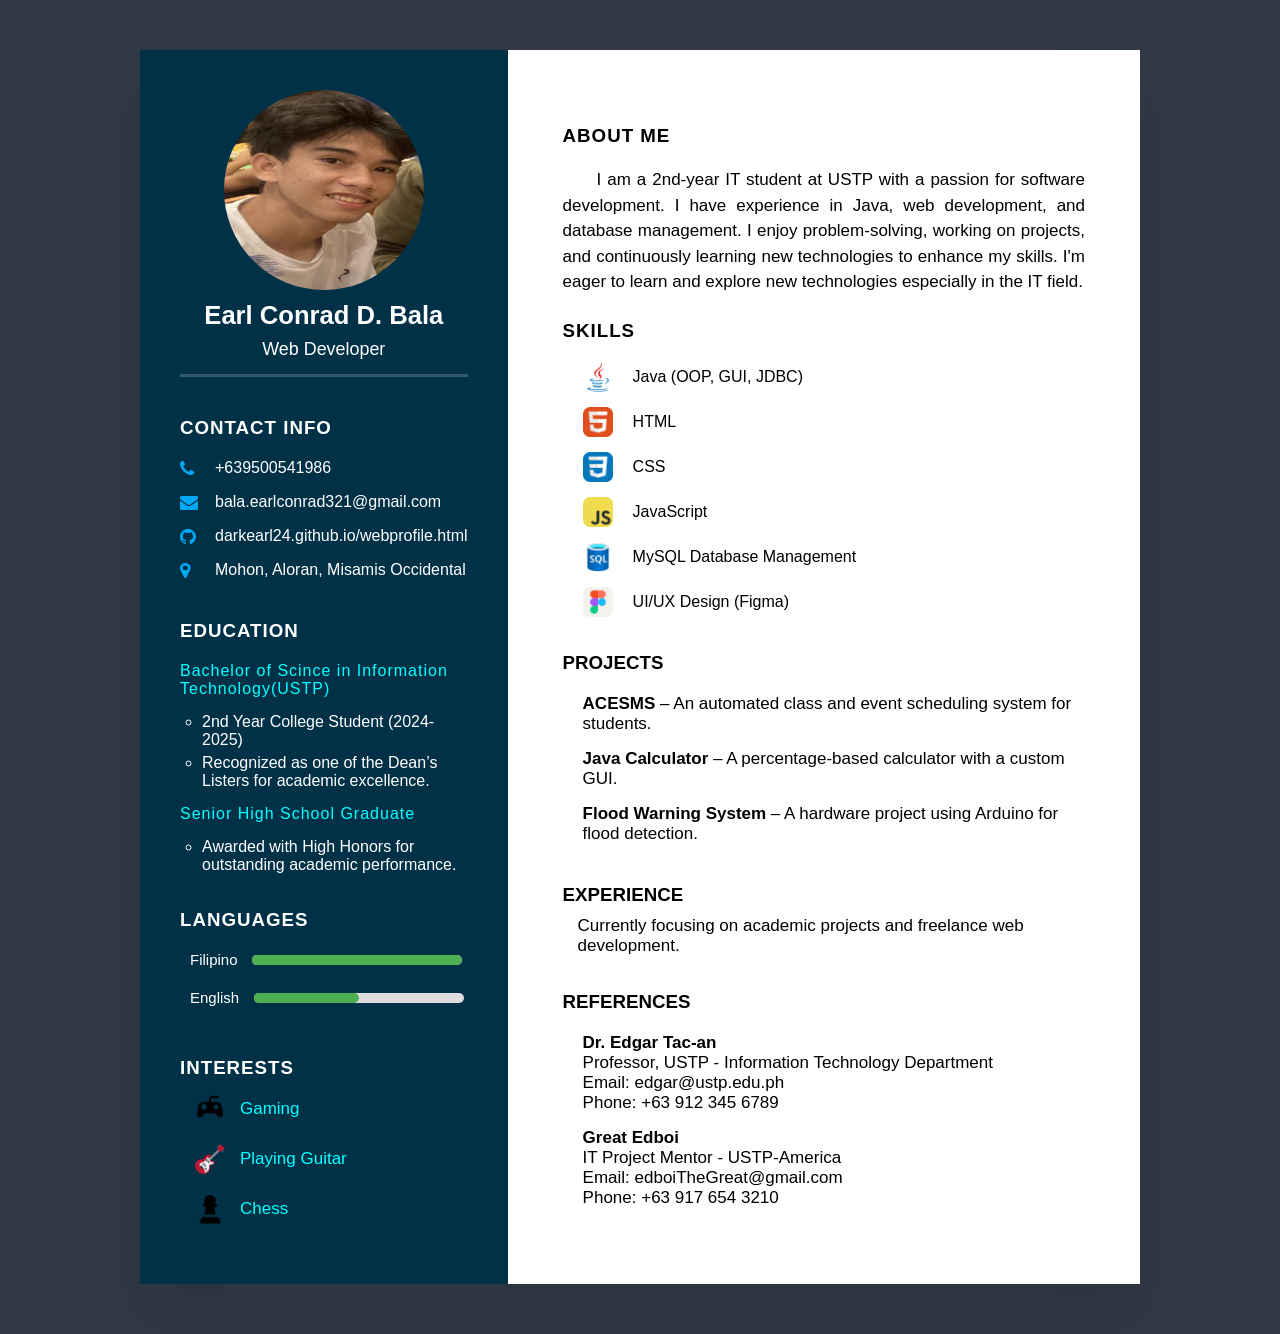
<file: mycv/cv.html>
<!DOCTYPE html>
<html lang="en">
<head>
    <meta charset="UTF-8">
    <meta name="viewport" content="width=device-width, initial-scale=1.0">
    <title>Myc CV</title>
    <link rel="stylesheet" href="https://cdnjs.cloudflare.com/ajax/libs/font-awesome/4.7.0/css/font-awesome.css" integrity="sha512-5A8nwdMOWrSz20fDsjczgUidUBR8liPYU+WymTZP1lmY9G6Oc7HlZv156XqnsgNUzTyMefFTcsFH/tnJE/+xBg==" crossorigin="anonymous" referrerpolicy="no-referrer" />
    <link rel="stylesheet" href="style.css">
</head>
<body>
    <div class="container">
        <div class="leftside">
            <div class="profile">
                <div class="imgbox">
                    <img src="456375498_1080657356783289_3718818559264155464_n.jpg" alt="error">
                </div>
                <h2>Earl Conrad D. Bala <br><span>Web Developer</span></h2>
            </div>
            <div class="contact">
                <h3 class="title">Contact Info</h3>
                <ul>
                    <li>
                        <span class="icon"><i class="fa fa-phone" aria-hidden="true"></i></span>
                        <span>+639500541986</span>
                    </li>
                    
                    <li>
                        <span class="icon"><i class="fa fa-envelope" aria-hidden="true"></i></span>
                        <span>bala.earlconrad321@gmail.com</span>
                    </li>
                    
                    <li>
                        <span class="icon"><i class="fa fa-github" aria-hidden="true"></i></span>
                        <span>darkearl24.github.io/webprofile.html</span>
                    </li>
                    <li>
                        <span class="icon"><i class="fa fa-map-marker" aria-hidden="true"></i></span>
                        <span>Mohon, Aloran, Misamis Occidental</span>
                    </li>
                    
                </ul>
            </div>
            <div class="Education">
                <h3 class="title">Education</h3>
                <h5>
                    Bachelor of Scince in Information Technology(USTP)</h5>
                <ul>
                    <li>
                        2nd Year College Student (2024-2025)
                    </li>
                    <li>
                        Recognized as one of the Dean’s Listers for academic excellence.
                    </li>
                </ul>
                <h5>Senior High School Graduate </h5>
                <ul>
                    <li>Awarded with High Honors for outstanding academic performance.</li>
                </ul>
                
            </div>
            <div class="language">
                <h3 class="header">
                    Languages
                </h3>
                <ul class="languages">
                    <li>
                        <span class="lang-name">Filipino</span>
                        <span class="lang-bar full"></span>
                    </li>
                    <li>
                        <span class="lang-name">English</span>
                        <span class="lang-bar four"></span>
                    </li>
                </ul>
            </div>
            <div class="interests">
                <h3> INTERESTS </h3>
                <ul>
                    <li><img src="maki--gaming.png" alt="error"> Gaming</li>
                    <li><img src="twemoji--guitar.png" alt="error"> Playing Guitar</li>
                    <li><img src="streamline--chess-pawn-solid.png" alt="error"> Chess</li>
                </ul>
            </div>
        </div>
        <div class="rightside">
            <div class="about">
                <h3 class="title">About Me</h3>
                <p>
                    I am a 2nd-year IT student at USTP with a passion for software development.  
                    I have experience in Java, web development, and database management.  
                    I enjoy problem-solving, working on projects,  
                    and continuously learning new technologies to enhance my skills.
                    I'm eager to learn and explore new technologies especially in the IT field.
                </p>
            </div>
            <div class="skills">
                <h3 class="title">Skills</h3>
                <ul>
                    <li><img src="devicon--java.png" alt="error" width="30px" height="30px">Java (OOP, GUI, JDBC)</li>
                    <li><img src="skill-icons--html.png" alt="error">HTML</li>
                    <li> <img src="skill-icons--css.png" alt="error">CSS</li>
                    <li><img src="skill-icons--javascript.png" alt="error">JavaScript</li>
                    <li> <img src="devicon--azuresqldatabase.png" alt="error">MySQL Database Management</li>
                    <li><img src="skill-icons--figma-light.png" alt="error">UI/UX Design (Figma)</li>
                </ul>
            </div>
            <div class="Projects">
                <h3>
                    Projects
                </h3>
                <ul>
                    <li><strong>ACESMS</strong> – An automated class and event scheduling system for students.</li>
                    <li><strong>Java Calculator</strong> – A percentage-based calculator with a custom GUI.</li>
                    <li><strong>Flood Warning System</strong> – A hardware project using Arduino for flood detection.</li>
                </ul>

            </div>
            <div class="experience">
                <h3>Experience</h3>
                <p>Currently focusing on academic projects and freelance web development.</p>

            </div>
            <div class="reference">
                <h3>References</h3>
                <ul>
                    <li>
                        <strong>Dr. Edgar Tac-an</strong><br>
                        Professor, USTP - Information Technology Department<br>
                        Email: edgar@ustp.edu.ph<br>
                        Phone: +63 912 345 6789
                    </li>
                    <li>
                        <strong>Great Edboi</strong><br>
                        IT Project Mentor - USTP-America<br>
                        Email: edboiTheGreat@gmail.com<br>
                        Phone: +63 917 654 3210
                    </li>
                </ul>

            </div>
        
        </div>
    </div>
   
</body>
</html>
</file>
<file: mycv/style.css>
*{
    margin: 0;
    padding: 0;
    box-sizing: border-box;
    font-family: 'Poppins', sans-serif;
}
body{
    display: flex;
    justify-content: center;
    align-items: center;
    background-color: #323946;
    min-height: 100vh;
}
.container{
    position: relative;
    width: 100%;
    max-width: 1000px;
    min-height: 1000px;
    background-color: white;
    display: grid;
    margin: 50px;
    grid-template-columns: 1fr 2fr;
    box-shadow: 0 35px 55px rgba(0, 0, 0, .1);
}
.container .leftside{
    position:relative; 
    background: #003147;
    padding: 40px;
    
}
.profile{
    position: relative;
    display: flex;
    flex-direction: column;
    align-items: center;
    
    padding-bottom: 10px;
    border-bottom: 3px solid rgba(255, 255, 255, 0.2);
}
.profile .imgbox{
    position: relative;
    width: 200px;
    height: 200px;
    border-radius: 50%;
    overflow: hidden;
}
.profile .imgbox img{
    position: absolute ;
    top: 0;
    left: 0;
    width: 100%;
    height: 100%;
    object-fit: initial;
}
.profile h2{
    color: white;
    font-size: 1.6em;
    margin-top: 10px;
    text-align: center;
    font-weight: 600;
    line-height: 1.2em;
}
.profile h2 span{
    font-size: 0.7em;
    font-weight: 300;
}
.contact{
    padding-top: 40px;
}
.title{
    color: white;
    text-transform: uppercase;
    font-weight: 600;
    letter-spacing: 1px;
    margin-bottom: 20px;
}
.contact ul{
    position: relative;
}
.contact ul li{
    display: flex;
    position: relative;
    list-style: none;
    margin: 13px 0;
    gap: 5px;
    cursor: pointer;
}
.contact ul li .icon {
    display: inline-block;
    font-size: 18px;
    color: #03a9f4;
    width: 30px; 
}
.contact ul li span{
    color: white;
    font-weight: 300;
}
.Education{
    padding-top: 25px;
}
.Education .title{
    color: white;
    font-weight: 600;
    letter-spacing: 1px;
}
.Education ul{
    position: relative;
    padding-bottom: 10px;
    list-style: circle;
    padding-left: 17px;
    
}
.Education ul li{
    display: list-item;
    align-items: center;
    margin: 5px;
    color: white;
}
.Education h5{
    color: aqua;
    font-weight: 400;
    font-size: 16px;
    letter-spacing: 1px;
    position: relative;
    padding-bottom: 10px;
}
.language{
    padding-top: 20px;
    
}
.header{
    text-transform: uppercase;
    color: white;
    font-weight: 600;
    letter-spacing: 1px;
    padding-bottom: 10px;
}
.languages{
    position: relative;
    color: white;
    list-style: none;
    padding-top: 10px;
}
.languages li {
    padding-left: 10px;
    margin-bottom: 20px;
}
.lang-name{
    font-weight: 300;
    font-size: 15px;
}
.lang-bar {
    display: inline-block;
    width: 210px;
    height: 10px;
    background: #ddd;
    border-radius: 5px;
    position: relative;
    margin-left: 10px;
}
.lang-bar::before {
    content: "";
    position: absolute;
    height: 100%;
    border-radius: 5px;
    background: #4CAF50;
}
.full::before { width: 100%;} 
.four::before { width: 50%; } 

.interests{
    position: relative;
    padding-top: 30px;
}
.interests h3{
    letter-spacing: 1px;
    font-weight: 600;
    color: white;
    padding-bottom: 15px;
}
.interests ul li{
    display: flex;
    gap: 15px;
    align-items: center;
    list-style: none;
    margin-left: 10px;
    margin-bottom: 20px;
    padding-left: 5px;
    color: aqua;
    font-size: 17px;
}
.interests ul li img{
    
    width: 30px;
    height: 30px;
}
.container .rightside{
    position:relative; 
    background: white;
    padding: 40px;
    margin: 15px;
}
.about{
   margin-bottom: 10px;
}
.about .title{
    padding-top: 20px;
    position: relative;
    color: black;
    font-weight: 600;
}
.about p{
    font-weight: 300;
    font-size: 17px;
   text-align: justify;
   text-indent: 2em;
   line-height: 1.5em;
   padding-bottom: 15px;
   
}

.skills .title{
    color: black;
}
.skills ul {
    list-style: none;
    padding-left: 20px;
}
.skills ul li{
    display: flex;
    margin-bottom:  15px;
    align-items: center;
    gap: 10px;
}
.skills img{
    position: relative;
    width: 30px;
    height: 30px;
    display: inline-block;
    margin-right: 10px;

}
.Projects{
    padding-bottom: 5px;
}
.Projects h3{
    color: black;
    font-weight: 600;
    text-transform: uppercase;
    padding-top: 20px;
    padding-bottom: 20px;
}
.Projects ul{
    list-style: none;
    padding-left: 20px;
}
.Projects ul li{
    margin-bottom: 15px;
    font-size: 17px;
}
.experience{
    padding-bottom: 10px;
}
.experience h3{
    color: black;
    font-weight: 600;
    text-transform: uppercase;
    padding-top: 20px;
    padding-bottom: 10px;
}
.experience p{
    font-size: 17px;
    padding-left: 15px;
    padding-bottom: 5px;
}
.reference h3{
    color: black;
    font-weight: 600;
    text-transform: uppercase;
    padding-top: 20px;
    padding-bottom: 20px;
}
.reference ul{
    list-style: none;
    padding-left: 20px;
}
.reference ul li{
    margin-bottom: 15px ;
    font-size: 17px;
}

@media print {
    body {
        print-color-adjust: exact;        
        -webkit-print-color-adjust: exact; 
        margin: 0; 
        padding: 0;
    }

    .cv-container { 
        page-break-inside: avoid;
        font-size: 12px;
        width: 100%; 
        height: 100vh;  
    }

    h1, h2, h3, p {
        page-break-after: avoid; 
    }
}
</file>
